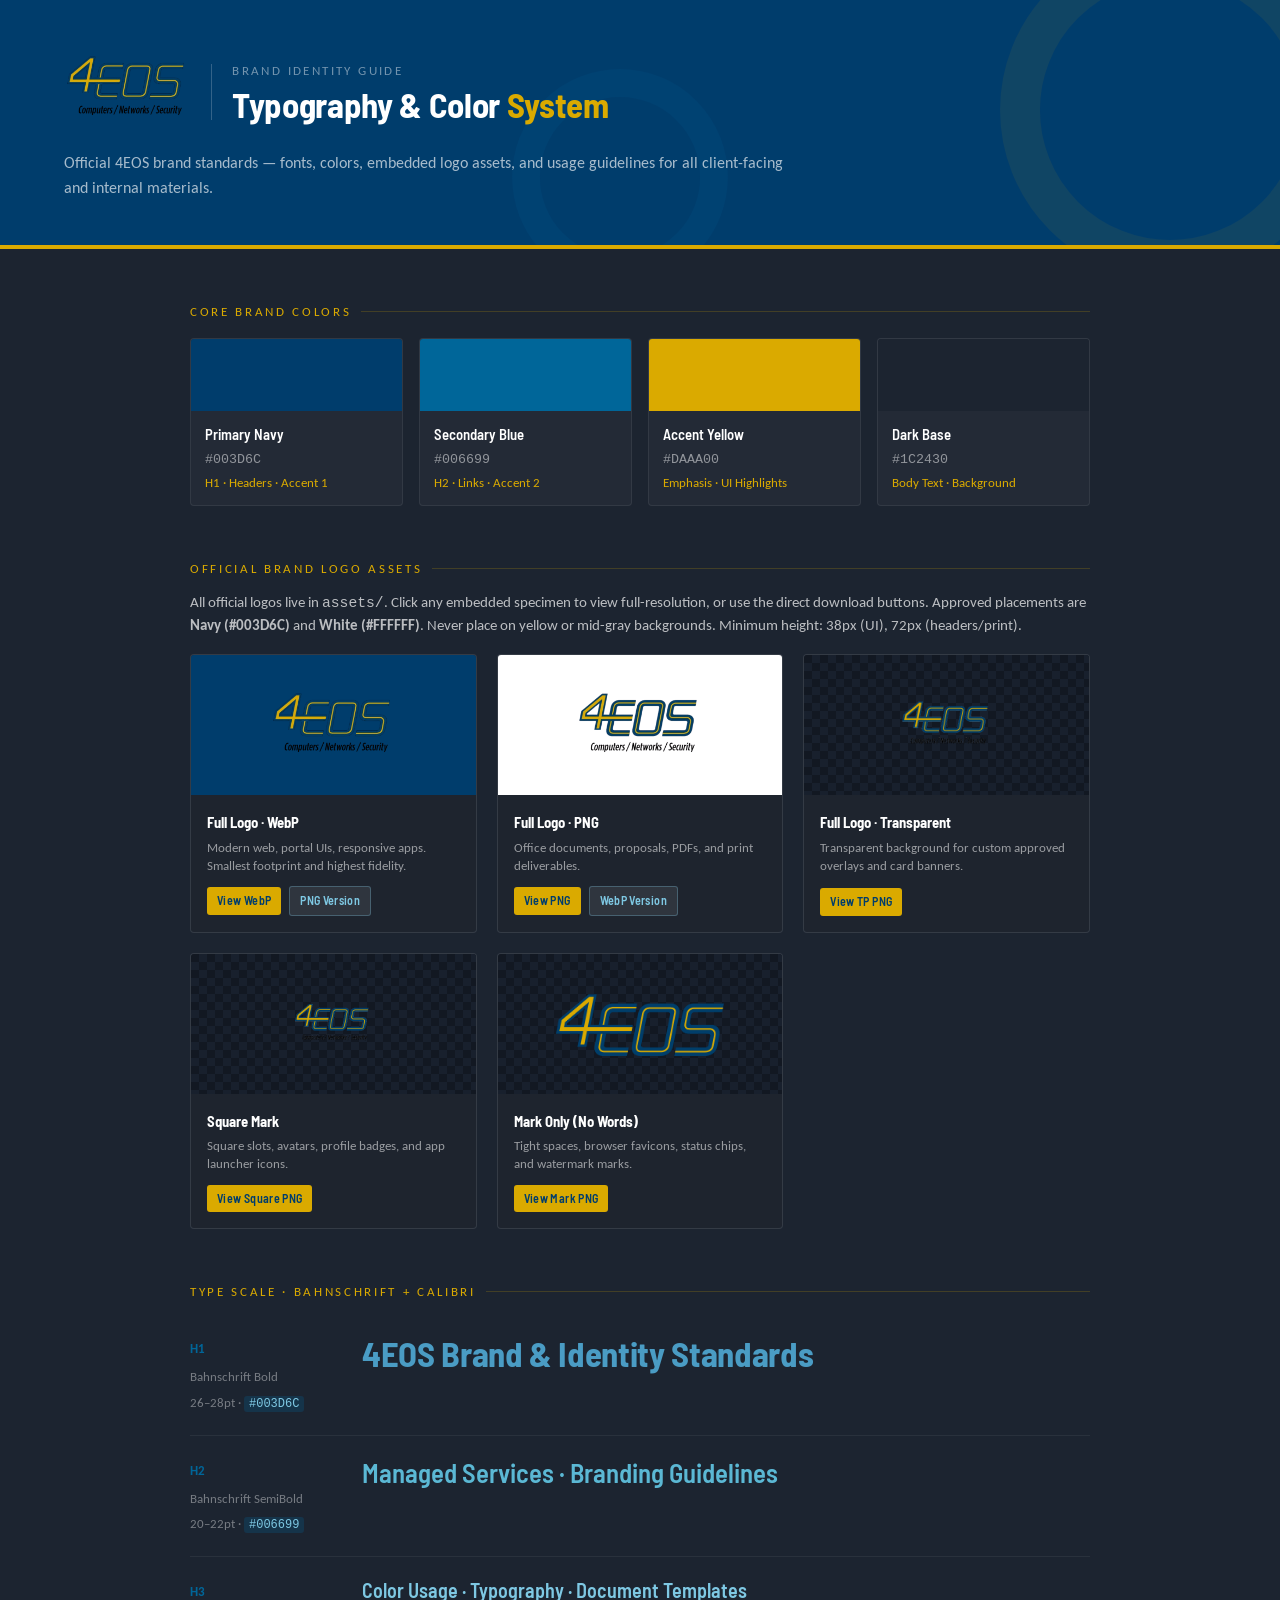
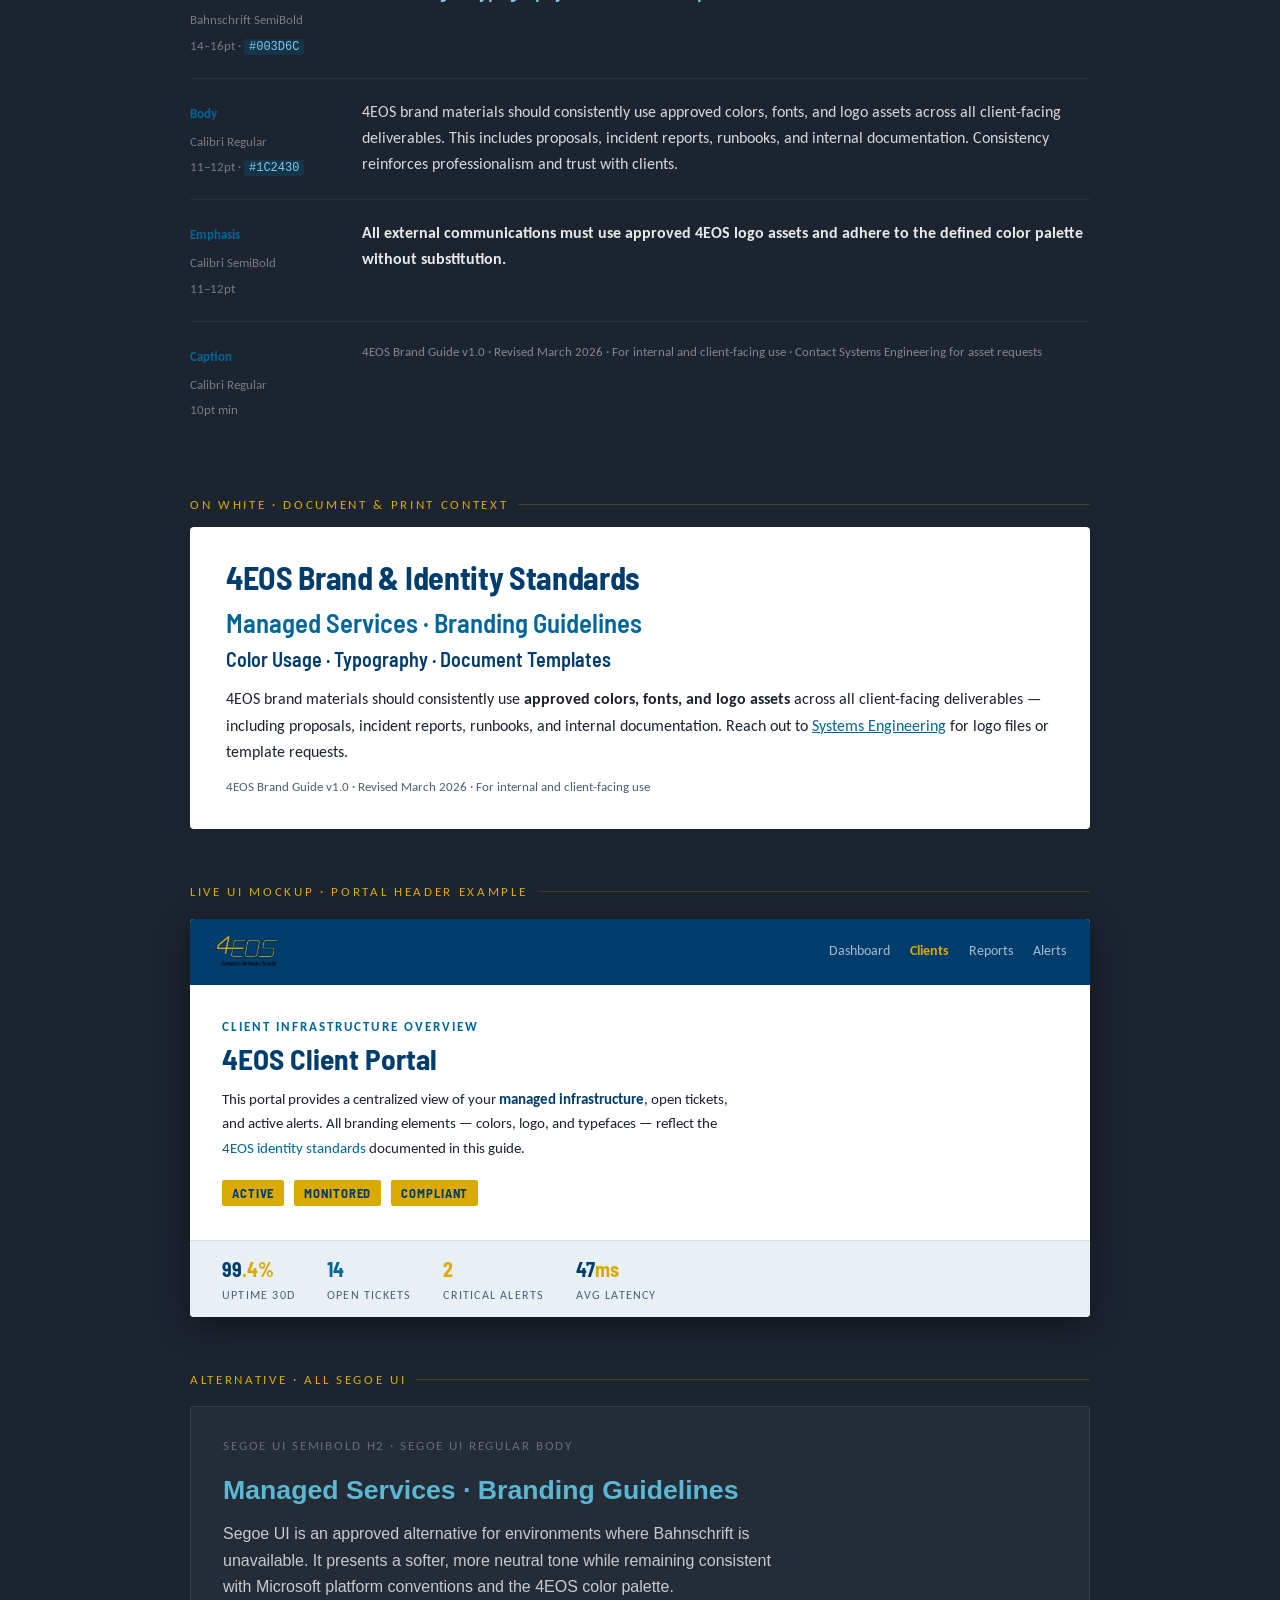
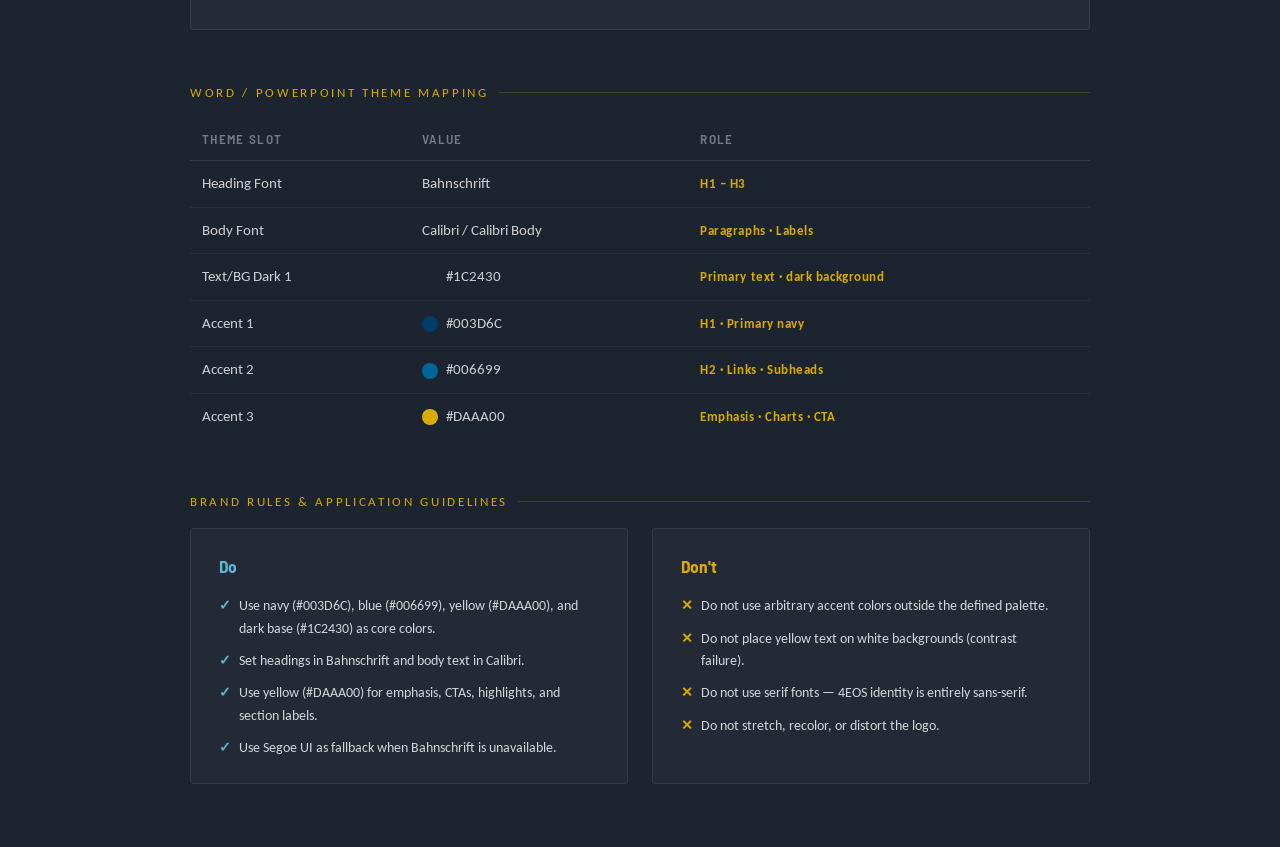
<file: index.html>
<!DOCTYPE html>
<html lang="en">
<head>
<meta charset="UTF-8">
<meta name="viewport" content="width=device-width, initial-scale=1.0">
<title>4EOS Brand Guide</title>
<link rel="preconnect" href="https://fonts.googleapis.com">
<link rel="preconnect" href="https://fonts.gstatic.com" crossorigin>
<link href="https://fonts.googleapis.com/css2?family=Barlow+Semi+Condensed:wght@600;700&family=Carlito:ital,wght@0,400;0,700;1,400&display=swap" rel="stylesheet">
<style>
  :root {
    --navy:   #003D6C;
    --blue:   #006699;
    --yellow: #DAAA00;
    --dark:   #1C2430;
    --mid:    #4A6078;
    --light:  #E8EFF5;
    --white:  #FFFFFF;
    --font-heading: 'Bahnschrift', 'Barlow Semi Condensed', 'Arial Narrow', sans-serif;
    --font-body:    'Calibri', 'Calibri Body', 'Carlito', 'Segoe UI', sans-serif;
  }

  * { box-sizing: border-box; margin: 0; padding: 0; }

  body {
    background: var(--dark);
    color: var(--white);
    font-family: var(--font-body);
    font-size: 12pt;
    line-height: 1.6;
    -webkit-font-smoothing: antialiased;
  }

  /* ── HEADER ── */
  .site-header {
    background: var(--navy);
    padding: 52px 64px 44px;
    border-bottom: 4px solid var(--yellow);
    position: relative;
    overflow: hidden;
  }
  .site-header::before {
    content: '';
    position: absolute;
    top: -60px; right: -60px;
    width: 260px; height: 260px;
    border: 40px solid rgba(218,170,0,0.07);
    border-radius: 50%;
    pointer-events: none;
  }
  .site-header::after {
    content: '';
    position: absolute;
    bottom: -40px; left: 40%;
    width: 160px; height: 160px;
    border: 28px solid rgba(0,102,153,0.12);
    border-radius: 50%;
    pointer-events: none;
  }
  .logo-row {
    display: flex;
    align-items: center;
    gap: 20px;
    margin-bottom: 18px;
    position: relative;
    z-index: 1;
  }
  .logo-link {
    display: inline-block;
    transition: opacity 0.2s ease, transform 0.2s ease;
  }
  .logo-link:hover {
    opacity: 0.9;
    transform: translateY(-1px);
  }
  .logo-badge {
    display: inline-block;
    height: 72px;
    width: auto;
  }
  .header-divider {
    width: 1px;
    height: 56px;
    background: rgba(255,255,255,0.2);
  }
  .header-label {
    font-family: var(--font-body);
    font-size: 10pt;
    color: rgba(255,255,255,0.45);
    letter-spacing: 0.18em;
    text-transform: uppercase;
    margin-bottom: 4px;
    display: block;
  }
  .header-title {
    font-family: var(--font-heading);
    font-weight: 700;
    font-size: 26pt;
    color: var(--white);
    letter-spacing: -0.01em;
    line-height: 1.1;
  }
  .header-title span { color: var(--yellow); }
  .header-sub {
    font-family: var(--font-body);
    font-size: 12pt;
    color: rgba(255,255,255,0.65);
    margin-top: 10px;
    max-width: 720px;
    position: relative;
    z-index: 1;
  }

  /* ── LAYOUT ── */
  .container {
    max-width: 980px;
    margin: 0 auto;
    padding: 0 40px 64px;
  }

  /* ── SECTION TITLES ── */
  .section { margin-top: 52px; }
  .section-label {
    font-family: var(--font-body);
    font-size: 10pt;
    letter-spacing: 0.2em;
    text-transform: uppercase;
    color: var(--yellow);
    margin-bottom: 12px;
    display: flex;
    align-items: center;
    gap: 10px;
  }
  .section-label::after {
    content: '';
    flex: 1;
    height: 1px;
    background: rgba(218,170,0,0.2);
  }

  /* ── COLOR SWATCHES ── */
  .swatch-row {
    display: grid;
    grid-template-columns: repeat(auto-fit, minmax(200px, 1fr));
    gap: 16px;
    margin-top: 16px;
  }
  .swatch {
    border-radius: 4px;
    overflow: hidden;
    background: rgba(255,255,255,0.03);
    border: 1px solid rgba(255,255,255,0.07);
  }
  .swatch-color { height: 72px; }
  .swatch-info {
    padding: 12px 14px;
  }
  .swatch-name {
    font-family: var(--font-heading);
    font-size: 11pt;
    font-weight: 600;
    color: var(--white);
    display: block;
  }
  .swatch-hex {
    font-family: monospace;
    font-size: 10pt;
    color: rgba(255,255,255,0.5);
    margin-top: 2px;
    display: block;
  }
  .swatch-role {
    font-family: var(--font-body);
    font-size: 9.5pt;
    color: var(--yellow);
    margin-top: 3px;
    display: block;
  }

  /* ── EMBEDDED LINKABLE LOGO ASSETS ── */
  .logo-intro {
    font-size: 11pt;
    color: rgba(255,255,255,0.7);
    margin-bottom: 18px;
    line-height: 1.5;
  }
  .logo-grid {
    display: grid;
    grid-template-columns: repeat(auto-fit, minmax(280px, 1fr));
    gap: 20px;
    margin-top: 16px;
  }
  .logo-card {
    background: rgba(255,255,255,0.03);
    border: 1px solid rgba(255,255,255,0.08);
    border-radius: 4px;
    overflow: hidden;
    display: flex;
    flex-direction: column;
  }
  .logo-preview {
    height: 140px;
    display: flex;
    align-items: center;
    justify-content: center;
    padding: 20px;
    position: relative;
  }
  .logo-preview.navy-bg {
    background: var(--navy);
  }
  .logo-preview.white-bg {
    background: var(--white);
  }
  .logo-preview.checker-bg {
    background-color: #121822;
    background-image:
      linear-gradient(45deg, #18202d 25%, transparent 25%),
      linear-gradient(-45deg, #18202d 25%, transparent 25%),
      linear-gradient(45deg, transparent 75%, #18202d 75%),
      linear-gradient(-45deg, transparent 75%, #18202d 75%);
    background-size: 16px 16px;
    background-position: 0 0, 0 8px, 8px -8px, -8px 0px;
  }
  .logo-preview a {
    display: inline-flex;
    align-items: center;
    justify-content: center;
    max-width: 100%;
    max-height: 100%;
    transition: transform 0.2s ease;
  }
  .logo-preview a:hover {
    transform: scale(1.03);
  }
  .logo-preview img {
    max-height: 72px;
    max-width: 100%;
    object-fit: contain;
    display: block;
  }
  .logo-card-body {
    padding: 16px;
    flex: 1;
    display: flex;
    flex-direction: column;
    justify-content: space-between;
    background: rgba(0,0,0,0.15);
  }
  .logo-card-title {
    font-family: var(--font-heading);
    font-weight: 700;
    font-size: 11pt;
    color: var(--white);
    margin-bottom: 4px;
  }
  .logo-card-desc {
    font-size: 9.5pt;
    color: rgba(255,255,255,0.55);
    line-height: 1.4;
    margin-bottom: 12px;
  }
  .logo-actions {
    display: flex;
    gap: 8px;
    flex-wrap: wrap;
    align-items: center;
  }
  .btn-asset {
    display: inline-flex;
    align-items: center;
    gap: 5px;
    padding: 4px 10px;
    border-radius: 3px;
    font-size: 9pt;
    font-family: var(--font-heading);
    font-weight: 600;
    text-decoration: none;
    letter-spacing: 0.03em;
    transition: all 0.2s ease;
  }
  .btn-primary-asset {
    background: var(--yellow);
    color: var(--navy);
  }
  .btn-primary-asset:hover {
    background: #e6b800;
  }
  .btn-secondary-asset {
    background: rgba(255,255,255,0.08);
    color: #7EC8E3;
    border: 1px solid rgba(126,200,227,0.3);
  }
  .btn-secondary-asset:hover {
    background: rgba(126,200,227,0.15);
    color: #ffffff;
  }

  /* ── TYPE SPECIMENS ── */
  .specimen-row {
    display: grid;
    grid-template-columns: 140px 1fr;
    gap: 0 32px;
    align-items: start;
    padding: 20px 0;
    border-bottom: 1px solid rgba(255,255,255,0.06);
  }
  .specimen-row:last-child { border-bottom: none; }
  .spec-meta { padding-top: 4px; }
  .spec-tag {
    font-family: var(--font-body);
    font-size: 10pt;
    color: var(--blue);
    font-weight: 600;
    display: block;
    margin-bottom: 4px;
  }
  .spec-detail {
    font-family: var(--font-body);
    font-size: 10pt;
    color: rgba(255,255,255,0.4);
    line-height: 1.5;
  }
  .spec-detail code {
    background: rgba(0,102,153,0.25);
    padding: 1px 5px;
    border-radius: 3px;
    font-size: 9pt;
    color: #7EC8E3;
  }

  .t-h1 {
    font-family: var(--font-heading);
    font-weight: 700;
    font-size: 26pt;
    color: #4A9CC4;
    line-height: 1.15;
    letter-spacing: -0.01em;
  }
  .t-h2 {
    font-family: var(--font-heading);
    font-weight: 600;
    font-size: 20pt;
    color: #5BB8D4;
    line-height: 1.2;
  }
  .t-h3 {
    font-family: var(--font-heading);
    font-weight: 600;
    font-size: 15pt;
    color: #7EC8E3;
    line-height: 1.3;
  }
  .t-body {
    font-family: var(--font-body);
    font-size: 12pt;
    color: rgba(255,255,255,0.82);
    line-height: 1.65;
  }
  .t-emphasis {
    font-family: var(--font-body);
    font-size: 12pt;
    font-weight: 600;
    color: rgba(255,255,255,0.9);
    line-height: 1.65;
  }
  .t-caption {
    font-family: var(--font-body);
    font-size: 10pt;
    color: rgba(255,255,255,0.45);
    line-height: 1.5;
  }

  /* On-white */
  .white-panel {
    background: var(--white);
    border-radius: 4px;
    padding: 32px 36px;
  }
  .white-panel .t-h1 { color: var(--navy); }
  .white-panel .t-h2 { color: var(--blue); }
  .white-panel .t-h3 { color: var(--navy); }
  .white-panel .t-body { color: var(--dark); }
  .white-panel .t-emphasis { color: var(--dark); }
  .white-panel .t-caption { color: var(--mid); }

  /* ── MOCKUP ── */
  .mockup-card {
    background: var(--white);
    border-radius: 4px;
    overflow: hidden;
    margin-top: 16px;
    box-shadow: 0 8px 32px rgba(0,0,0,0.4);
  }
  .card-header-bar {
    background: var(--navy);
    padding: 14px 24px;
    display: flex;
    align-items: center;
    justify-content: space-between;
  }
  .card-nav { display: flex; gap: 20px; }
  .card-nav a {
    font-family: var(--font-body);
    font-size: 10.5pt;
    color: rgba(255,255,255,0.65);
    text-decoration: none;
  }
  .card-nav a.active { color: var(--yellow); font-weight: 600; }
  .card-body { padding: 32px 32px 28px; }
  .card-eyebrow {
    font-family: var(--font-body);
    font-size: 9.5pt;
    letter-spacing: 0.16em;
    text-transform: uppercase;
    color: var(--blue);
    font-weight: 600;
    margin-bottom: 6px;
  }
  .card-h1 {
    font-family: var(--font-heading);
    font-weight: 700;
    font-size: 22pt;
    color: var(--navy);
    line-height: 1.1;
    margin-bottom: 12px;
  }
  .card-body-text {
    font-family: var(--font-body);
    font-size: 11pt;
    color: var(--dark);
    line-height: 1.65;
    max-width: 520px;
    margin-bottom: 20px;
  }
  .card-body-text strong { color: var(--navy); font-weight: 600; }
  .card-body-text a { color: var(--blue); text-decoration: none; }
  .highlight-pill {
    display: inline-block;
    background: var(--yellow);
    color: var(--navy);
    font-family: var(--font-heading);
    font-weight: 700;
    font-size: 9.5pt;
    letter-spacing: 0.07em;
    padding: 3px 10px;
    margin-right: 6px;
    margin-bottom: 6px;
    border-radius: 2px;
  }
  .card-footer-bar {
    background: var(--light);
    border-top: 1px solid #D0DCE6;
    padding: 12px 32px;
    display: flex;
    gap: 32px;
    flex-wrap: wrap;
  }
  .stat-val {
    font-family: var(--font-heading);
    font-weight: 700;
    font-size: 15pt;
    color: var(--navy);
  }
  .stat-val span { color: var(--yellow); }
  .stat-lbl {
    font-family: var(--font-body);
    font-size: 9pt;
    color: var(--mid);
    text-transform: uppercase;
    letter-spacing: 0.1em;
    display: block;
    margin-top: 1px;
  }

  /* ── SEGOE ALT ── */
  .segoe-demo {
    background: rgba(255,255,255,0.04);
    border: 1px solid rgba(255,255,255,0.08);
    border-radius: 4px;
    padding: 28px 32px;
    margin-top: 16px;
  }
  .segoe-h {
    font-family: 'Segoe UI Variable', 'Segoe UI', sans-serif;
    font-weight: 600;
    font-size: 20pt;
    color: #5BB8D4;
    margin-bottom: 10px;
  }
  .segoe-body {
    font-family: 'Segoe UI Variable', 'Segoe UI', sans-serif;
    font-weight: 400;
    font-size: 12pt;
    color: rgba(255,255,255,0.75);
    line-height: 1.65;
    max-width: 560px;
  }
  .compare-label {
    font-family: var(--font-body);
    font-size: 10pt;
    letter-spacing: 0.14em;
    text-transform: uppercase;
    color: rgba(255,255,255,0.3);
    margin-bottom: 12px;
  }

  /* ── THEME TABLE ── */
  .theme-table {
    width: 100%;
    border-collapse: collapse;
    margin-top: 16px;
    font-family: var(--font-body);
    font-size: 11pt;
  }
  .theme-table th {
    font-family: var(--font-heading);
    font-size: 10pt;
    font-weight: 600;
    letter-spacing: 0.1em;
    text-transform: uppercase;
    color: rgba(255,255,255,0.4);
    border-bottom: 1px solid rgba(255,255,255,0.1);
    padding: 10px 12px;
    text-align: left;
  }
  .theme-table td {
    padding: 11px 12px;
    border-bottom: 1px solid rgba(255,255,255,0.05);
    color: rgba(255,255,255,0.78);
    vertical-align: middle;
  }
  .theme-table tr:last-child td { border-bottom: none; }
  .theme-table .dot {
    display: inline-block;
    width: 16px; height: 16px;
    border-radius: 50%;
    vertical-align: middle;
    margin-right: 8px;
  }
  .theme-table .role-cell {
    color: var(--yellow);
    font-weight: 600;
    font-size: 10pt;
    letter-spacing: 0.04em;
  }

  /* ── RULES / DO & DON'T ── */
  .rules-grid {
    display: grid;
    grid-template-columns: repeat(auto-fit, minmax(280px, 1fr));
    gap: 24px;
    margin-top: 16px;
  }
  .rules-card {
    background: rgba(255,255,255,0.03);
    border: 1px solid rgba(255,255,255,0.08);
    border-radius: 4px;
    padding: 24px 28px;
  }
  .rules-title {
    font-family: var(--font-heading);
    font-weight: 700;
    font-size: 13pt;
    margin-bottom: 14px;
  }
  .rules-title.do { color: #5BB8D4; }
  .rules-title.dont { color: var(--yellow); }
  .rules-list {
    list-style: none;
    display: flex;
    flex-direction: column;
    gap: 10px;
    font-size: 10.5pt;
    color: rgba(255,255,255,0.8);
  }
  .rules-list li {
    position: relative;
    padding-left: 20px;
  }
  .rules-list.do-list li::before {
    content: "✓";
    position: absolute;
    left: 0;
    color: #5BB8D4;
    font-weight: bold;
  }
  .rules-list.dont-list li::before {
    content: "✕";
    position: absolute;
    left: 0;
    color: var(--yellow);
    font-weight: bold;
  }

  @media (max-width: 640px) {
    .site-header { padding: 36px 24px 30px; }
    .container { padding: 0 20px 48px; }
    .logo-row { flex-direction: column; align-items: flex-start; gap: 14px; }
    .header-divider { display: none; }
    .header-title { font-size: 20pt; }
    .specimen-row { grid-template-columns: 1fr; gap: 8px 0; }
  }
</style>
</head>
<body>

<header class="site-header">
  <div class="logo-row">
    <a href="assets/4eos_original_logo.png" target="_blank" class="logo-link" title="Click to view full-resolution 4EOS Logo">
      <img class="logo-badge" src="assets/4eos_original_logo.webp" alt="4EOS">
    </a>
    <div class="header-divider"></div>
    <div>
      <span class="header-label">Brand Identity Guide</span>
      <div class="header-title">Typography &amp; Color<span> System</span></div>
    </div>
  </div>
  <div class="header-sub">Official 4EOS brand standards — fonts, colors, embedded logo assets, and usage guidelines for all client-facing and internal materials.</div>
</header>

<div class="container">

  <!-- COLOR PALETTE -->
  <div class="section">
    <div class="section-label">Core Brand Colors</div>
    <div class="swatch-row">
      <div class="swatch">
        <div class="swatch-color" style="background:#003D6C;"></div>
        <div class="swatch-info">
          <span class="swatch-name">Primary Navy</span>
          <span class="swatch-hex">#003D6C</span>
          <span class="swatch-role">H1 · Headers · Accent 1</span>
        </div>
      </div>
      <div class="swatch">
        <div class="swatch-color" style="background:#006699;"></div>
        <div class="swatch-info">
          <span class="swatch-name">Secondary Blue</span>
          <span class="swatch-hex">#006699</span>
          <span class="swatch-role">H2 · Links · Accent 2</span>
        </div>
      </div>
      <div class="swatch">
        <div class="swatch-color" style="background:#DAAA00;"></div>
        <div class="swatch-info">
          <span class="swatch-name">Accent Yellow</span>
          <span class="swatch-hex">#DAAA00</span>
          <span class="swatch-role">Emphasis · UI Highlights</span>
        </div>
      </div>
      <div class="swatch">
        <div class="swatch-color" style="background:#1C2430;"></div>
        <div class="swatch-info">
          <span class="swatch-name">Dark Base</span>
          <span class="swatch-hex">#1C2430</span>
          <span class="swatch-role">Body Text · Background</span>
        </div>
      </div>
    </div>
  </div>

  <!-- EMBEDDED LINKABLE LOGO ASSETS -->
  <div class="section">
    <div class="section-label">Official Brand Logo Assets</div>
    <p class="logo-intro">
      All official logos live in <code>assets/</code>. Click any embedded specimen to view full-resolution, or use the direct download buttons. Approved placements are <strong>Navy (#003D6C)</strong> and <strong>White (#FFFFFF)</strong>. Never place on yellow or mid-gray backgrounds. Minimum height: 38px (UI), 72px (headers/print).
    </p>

    <div class="logo-grid">
      <!-- Full Logo (Navy BG) -->
      <div class="logo-card">
        <div class="logo-preview navy-bg">
          <a href="assets/4eos_original_logo.webp" target="_blank" title="Open 4EOS Logo (WebP)">
            <img src="assets/4eos_original_logo.webp" alt="4EOS Logo on Navy">
          </a>
        </div>
        <div class="logo-card-body">
          <div>
            <div class="logo-card-title">Full Logo · WebP</div>
            <div class="logo-card-desc">Modern web, portal UIs, responsive apps. Smallest footprint and highest fidelity.</div>
          </div>
          <div class="logo-actions">
            <a href="assets/4eos_original_logo.webp" target="_blank" class="btn-asset btn-primary-asset">View WebP</a>
            <a href="assets/4eos_original_logo.png" target="_blank" class="btn-asset btn-secondary-asset">PNG Version</a>
          </div>
        </div>
      </div>

      <!-- Full Logo (White BG) -->
      <div class="logo-card">
        <div class="logo-preview white-bg">
          <a href="assets/4eos_original_logo.png" target="_blank" title="Open 4EOS Logo (PNG)">
            <img src="assets/4eos_original_logo.png" alt="4EOS Logo on White">
          </a>
        </div>
        <div class="logo-card-body">
          <div>
            <div class="logo-card-title">Full Logo · PNG</div>
            <div class="logo-card-desc">Office documents, proposals, PDFs, and print deliverables.</div>
          </div>
          <div class="logo-actions">
            <a href="assets/4eos_original_logo.png" target="_blank" class="btn-asset btn-primary-asset">View PNG</a>
            <a href="assets/4eos_original_logo.webp" target="_blank" class="btn-asset btn-secondary-asset">WebP Version</a>
          </div>
        </div>
      </div>

      <!-- Transparent Logo -->
      <div class="logo-card">
        <div class="logo-preview checker-bg">
          <a href="assets/4eos_logo_tp.png" target="_blank" title="Open Transparent PNG">
            <img src="assets/4eos_logo_tp.png" alt="4EOS Transparent Logo">
          </a>
        </div>
        <div class="logo-card-body">
          <div>
            <div class="logo-card-title">Full Logo · Transparent</div>
            <div class="logo-card-desc">Transparent background for custom approved overlays and card banners.</div>
          </div>
          <div class="logo-actions">
            <a href="assets/4eos_logo_tp.png" target="_blank" class="btn-asset btn-primary-asset">View TP PNG</a>
          </div>
        </div>
      </div>

      <!-- Square Mark -->
      <div class="logo-card">
        <div class="logo-preview checker-bg">
          <a href="assets/4eos_logo_square.png" target="_blank" title="Open Square Mark">
            <img src="assets/4eos_logo_square.png" alt="4EOS Square Mark" style="max-height:80px;">
          </a>
        </div>
        <div class="logo-card-body">
          <div>
            <div class="logo-card-title">Square Mark</div>
            <div class="logo-card-desc">Square slots, avatars, profile badges, and app launcher icons.</div>
          </div>
          <div class="logo-actions">
            <a href="assets/4eos_logo_square.png" target="_blank" class="btn-asset btn-primary-asset">View Square PNG</a>
          </div>
        </div>
      </div>

      <!-- Mark Only -->
      <div class="logo-card">
        <div class="logo-preview checker-bg">
          <a href="assets/4eos_logo_no_words.png" target="_blank" title="Open Mark Only">
            <img src="assets/4eos_logo_no_words.png" alt="4EOS Mark Only" style="max-height:64px;">
          </a>
        </div>
        <div class="logo-card-body">
          <div>
            <div class="logo-card-title">Mark Only (No Words)</div>
            <div class="logo-card-desc">Tight spaces, browser favicons, status chips, and watermark marks.</div>
          </div>
          <div class="logo-actions">
            <a href="assets/4eos_logo_no_words.png" target="_blank" class="btn-asset btn-primary-asset">View Mark PNG</a>
          </div>
        </div>
      </div>
    </div>
  </div>

  <!-- TYPE SCALE -->
  <div class="section">
    <div class="section-label">Type Scale · Bahnschrift + Calibri</div>

    <div class="specimen-row">
      <div class="spec-meta">
        <span class="spec-tag">H1</span>
        <span class="spec-detail">Bahnschrift Bold<br>26–28pt · <code>#003D6C</code></span>
      </div>
      <div class="t-h1">4EOS Brand &amp; Identity Standards</div>
    </div>

    <div class="specimen-row">
      <div class="spec-meta">
        <span class="spec-tag">H2</span>
        <span class="spec-detail">Bahnschrift SemiBold<br>20–22pt · <code>#006699</code></span>
      </div>
      <div class="t-h2">Managed Services · Branding Guidelines</div>
    </div>

    <div class="specimen-row">
      <div class="spec-meta">
        <span class="spec-tag">H3</span>
        <span class="spec-detail">Bahnschrift SemiBold<br>14–16pt · <code>#003D6C</code></span>
      </div>
      <div class="t-h3">Color Usage · Typography · Document Templates</div>
    </div>

    <div class="specimen-row">
      <div class="spec-meta">
        <span class="spec-tag">Body</span>
        <span class="spec-detail">Calibri Regular<br>11–12pt · <code>#1C2430</code></span>
      </div>
      <div class="t-body">4EOS brand materials should consistently use approved colors, fonts, and logo assets across all client-facing deliverables. This includes proposals, incident reports, runbooks, and internal documentation. Consistency reinforces professionalism and trust with clients.</div>
    </div>

    <div class="specimen-row">
      <div class="spec-meta">
        <span class="spec-tag">Emphasis</span>
        <span class="spec-detail">Calibri SemiBold<br>11–12pt</span>
      </div>
      <div class="t-emphasis">All external communications must use approved 4EOS logo assets and adhere to the defined color palette without substitution.</div>
    </div>

    <div class="specimen-row">
      <div class="spec-meta">
        <span class="spec-tag">Caption</span>
        <span class="spec-detail">Calibri Regular<br>10pt min</span>
      </div>
      <div class="t-caption">4EOS Brand Guide v1.0 · Revised March 2026 · For internal and client-facing use · Contact Systems Engineering for asset requests</div>
    </div>
  </div>

  <!-- ON-WHITE -->
  <div class="section">
    <div class="section-label">On White · Document &amp; Print Context</div>
    <div class="white-panel">
      <div class="t-h1" style="color:#003D6C; font-size:24pt;">4EOS Brand &amp; Identity Standards</div>
      <div class="t-h2" style="margin-top:10px;">Managed Services · Branding Guidelines</div>
      <div class="t-h3" style="margin-top:8px;">Color Usage · Typography · Document Templates</div>
      <div class="t-body" style="color:#1C2430; margin-top:14px;">4EOS brand materials should consistently use <span style="font-weight:600;">approved colors, fonts, and logo assets</span> across all client-facing deliverables — including proposals, incident reports, runbooks, and internal documentation. Reach out to <a href="#" style="color:#006699;">Systems Engineering</a> for logo files or template requests.</div>
      <div class="t-caption" style="color:#4A6078; margin-top:12px;">4EOS Brand Guide v1.0 · Revised March 2026 · For internal and client-facing use</div>
    </div>
  </div>

  <!-- LIVE MOCKUP -->
  <div class="section">
    <div class="section-label">Live UI Mockup · Portal Header Example</div>
    <div class="mockup-card">
      <div class="card-header-bar">
        <a href="assets/4eos_original_logo.webp" target="_blank" title="View Logo Asset">
          <img src="assets/4eos_original_logo.webp" alt="4EOS" style="height:38px; width:auto; display:block;">
        </a>
        <nav class="card-nav">
          <a href="#">Dashboard</a>
          <a href="#" class="active">Clients</a>
          <a href="#">Reports</a>
          <a href="#">Alerts</a>
        </nav>
      </div>
      <div class="card-body">
        <div class="card-eyebrow">Client Infrastructure Overview</div>
        <div class="card-h1">4EOS Client Portal</div>
        <div class="card-body-text">
          This portal provides a centralized view of your <strong>managed infrastructure</strong>, open tickets, and active alerts. All branding elements — colors, logo, and typefaces — reflect the <a href="#">4EOS identity standards</a> documented in this guide.
        </div>
        <span class="highlight-pill">ACTIVE</span>
        <span class="highlight-pill">MONITORED</span>
        <span class="highlight-pill">COMPLIANT</span>
      </div>
      <div class="card-footer-bar">
        <div class="stat-item">
          <div class="stat-val">99<span>.4%</span></div>
          <div class="stat-lbl">Uptime 30d</div>
        </div>
        <div class="stat-item">
          <div class="stat-val" style="color:#006699;">14</div>
          <div class="stat-lbl">Open Tickets</div>
        </div>
        <div class="stat-item">
          <div class="stat-val" style="color:#DAAA00;">2</div>
          <div class="stat-lbl">Critical Alerts</div>
        </div>
        <div class="stat-item">
          <div class="stat-val">47<span>ms</span></div>
          <div class="stat-lbl">Avg Latency</div>
        </div>
      </div>
    </div>
  </div>

  <!-- SEGOE ALT -->
  <div class="section">
    <div class="section-label">Alternative · All Segoe UI</div>
    <div class="segoe-demo">
      <div class="compare-label">Segoe UI SemiBold H2 · Segoe UI Regular Body</div>
      <div class="segoe-h">Managed Services · Branding Guidelines</div>
      <div class="segoe-body">Segoe UI is an approved alternative for environments where Bahnschrift is unavailable. It presents a softer, more neutral tone while remaining consistent with Microsoft platform conventions and the 4EOS color palette.</div>
    </div>
  </div>

  <!-- THEME TABLE -->
  <div class="section">
    <div class="section-label">Word / PowerPoint Theme Mapping</div>
    <table class="theme-table">
      <thead>
        <tr>
          <th>Theme Slot</th>
          <th>Value</th>
          <th>Role</th>
        </tr>
      </thead>
      <tbody>
        <tr>
          <td>Heading Font</td>
          <td>Bahnschrift</td>
          <td class="role-cell">H1 – H3</td>
        </tr>
        <tr>
          <td>Body Font</td>
          <td>Calibri / Calibri Body</td>
          <td class="role-cell">Paragraphs · Labels</td>
        </tr>
        <tr>
          <td>Text/BG Dark 1</td>
          <td><span class="dot" style="background:#1C2430;"></span>#1C2430</td>
          <td class="role-cell">Primary text · dark background</td>
        </tr>
        <tr>
          <td>Accent 1</td>
          <td><span class="dot" style="background:#003D6C;"></span>#003D6C</td>
          <td class="role-cell">H1 · Primary navy</td>
        </tr>
        <tr>
          <td>Accent 2</td>
          <td><span class="dot" style="background:#006699;"></span>#006699</td>
          <td class="role-cell">H2 · Links · Subheads</td>
        </tr>
        <tr>
          <td>Accent 3</td>
          <td><span class="dot" style="background:#DAAA00; border:1px solid rgba(255,255,255,0.1);"></span>#DAAA00</td>
          <td class="role-cell">Emphasis · Charts · CTA</td>
        </tr>
      </tbody>
    </table>
  </div>

  <!-- RULES / DO & DON'T -->
  <div class="section">
    <div class="section-label">Brand Rules &amp; Application Guidelines</div>
    <div class="rules-grid">
      <div class="rules-card">
        <div class="rules-title do">Do</div>
        <ul class="rules-list do-list">
          <li>Use navy (#003D6C), blue (#006699), yellow (#DAAA00), and dark base (#1C2430) as core colors.</li>
          <li>Set headings in Bahnschrift and body text in Calibri.</li>
          <li>Use yellow (#DAAA00) for emphasis, CTAs, highlights, and section labels.</li>
          <li>Use Segoe UI as fallback when Bahnschrift is unavailable.</li>
        </ul>
      </div>
      <div class="rules-card">
        <div class="rules-title dont">Don't</div>
        <ul class="rules-list dont-list">
          <li>Do not use arbitrary accent colors outside the defined palette.</li>
          <li>Do not place yellow text on white backgrounds (contrast failure).</li>
          <li>Do not use serif fonts — 4EOS identity is entirely sans-serif.</li>
          <li>Do not stretch, recolor, or distort the logo.</li>
        </ul>
      </div>
    </div>
  </div>

</div>
</body>
</html>
</file>
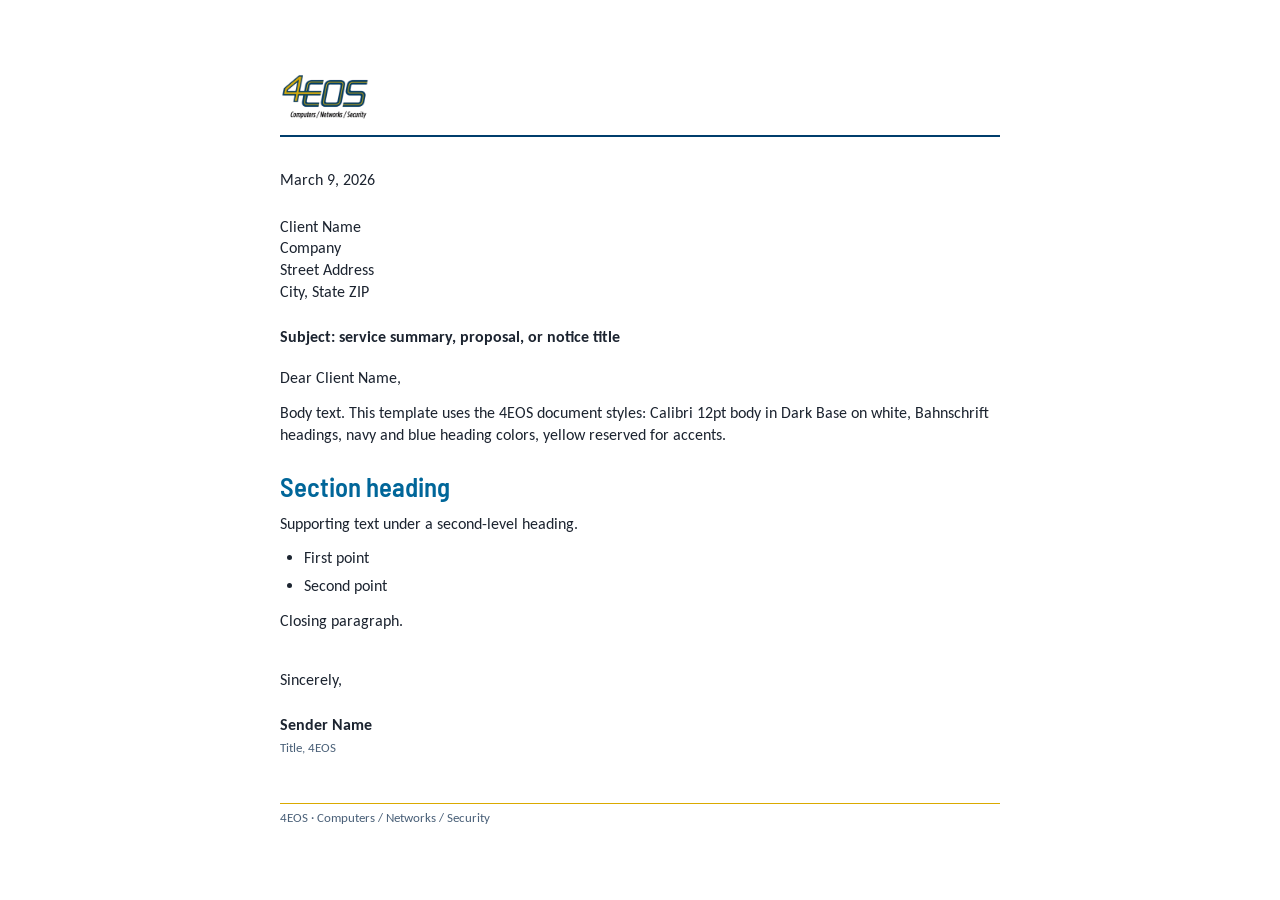
<file: templates/4EOS-Letterhead-Print.html>
<!DOCTYPE html>
<html lang="en">
<head>
<meta charset="UTF-8">
<title>4EOS Letterhead</title>
<link rel="preconnect" href="https://fonts.googleapis.com">
<link rel="preconnect" href="https://fonts.gstatic.com" crossorigin>
<link href="https://fonts.googleapis.com/css2?family=Barlow+Semi+Condensed:wght@600;700&family=Carlito:ital,wght@0,400;0,700;1,400&display=swap" rel="stylesheet">
<style>
/* 4EOS print letterhead. Fill in the letter body, then Print > Save as PDF.
 * US Letter; change @page size to A4 and margins to 25mm if needed.
 * The repeating header/footer use table thead/tfoot, which Chrome, Edge, and
 * Firefox reprint on every page with correct spacing. Fixed-position elements
 * are unreliable for this in print.
 * Page numbers are not possible in Chrome print CSS; add them in Word if required. */
@page {
  size: letter;
  margin: 0.75in 1in;
}
:root {
  --navy: #003D6C;
  --blue: #006699;
  --yellow: #DAAA00;
  --dark: #1C2430;
  --mid: #4A6078;
  --font-display: 'Bahnschrift', 'Barlow Semi Condensed', 'Arial Narrow', sans-serif;
  --font-body: 'Calibri', 'Calibri Body', 'Carlito', 'Segoe UI', sans-serif;
}
* { box-sizing: border-box; margin: 0; padding: 0; }
html, body {
  background: #FFFFFF;
  color: var(--dark);
  font-family: var(--font-body);
  font-size: 12pt;
  line-height: 1.4;
  -webkit-print-color-adjust: exact;
  print-color-adjust: exact;
}

.sheet { width: 100%; border-collapse: collapse; }
.sheet thead td {
  padding: 0 0 8pt;
  border-bottom: 1.5pt solid var(--navy);
}
.sheet thead img { height: 0.55in; display: block; }
.sheet tbody td { padding: 24pt 0; }
.sheet tfoot td {
  padding: 4pt 0 0;
  border-top: 1pt solid var(--yellow);
  font-size: 10pt;
  color: var(--mid);
}

/* Type scale (white-background column of the brand spec) */
h1 { font-family: var(--font-display); font-weight: 700; font-size: 26pt; line-height: 1.15; color: var(--navy); margin: 0 0 10pt; }
h2 { font-family: var(--font-display); font-weight: 600; font-size: 20pt; line-height: 1.2; color: var(--blue); margin: 18pt 0 8pt; }
h3 { font-family: var(--font-display); font-weight: 600; font-size: 15pt; line-height: 1.25; color: var(--navy); margin: 14pt 0 6pt; }
p { margin: 0 0 9pt; }
ul { margin: 0 0 9pt 18pt; }
li { margin-bottom: 4pt; }
.caption { font-size: 10pt; color: var(--mid); }

/* Letter parts */
.date { margin: 0 0 18pt; }
.address { margin: 0 0 18pt; line-height: 1.35; }
.subject { font-weight: 700; margin: 0 0 14pt; }
.salutation { margin: 0 0 9pt; }
.signature { margin-top: 28pt; }
.signature .name { font-weight: 700; }
.signature .role { font-size: 10pt; color: var(--mid); }

@media screen {
  body { max-width: 8.5in; margin: 0.5in auto; padding: 0.25in 0.5in; }
}
</style>
</head>
<body>

<table class="sheet">
  <thead>
    <tr><td><img src="[data-uri]" alt="4EOS - Computers / Networks / Security"></td></tr>
  </thead>
  <tbody>
    <tr><td>
      <p class="date">March 9, 2026</p>

      <p class="address">
        Client Name<br>
        Company<br>
        Street Address<br>
        City, State ZIP
      </p>

      <p class="subject">Subject: service summary, proposal, or notice title</p>

      <p class="salutation">Dear Client Name,</p>

      <p>Body text. This template uses the 4EOS document styles: Calibri 12pt body in Dark Base on white, Bahnschrift headings, navy and blue heading colors, yellow reserved for accents.</p>

      <h2>Section heading</h2>
      <p>Supporting text under a second-level heading.</p>
      <ul>
        <li>First point</li>
        <li>Second point</li>
      </ul>

      <p>Closing paragraph.</p>

      <p class="signature">
        Sincerely,<br><br>
        <span class="name">Sender Name</span><br>
        <span class="role">Title, 4EOS</span>
      </p>
    </td></tr>
  </tbody>
  <tfoot>
    <tr><td>4EOS &middot; Computers / Networks / Security</td></tr>
  </tfoot>
</table>

</body>
</html>
</file>
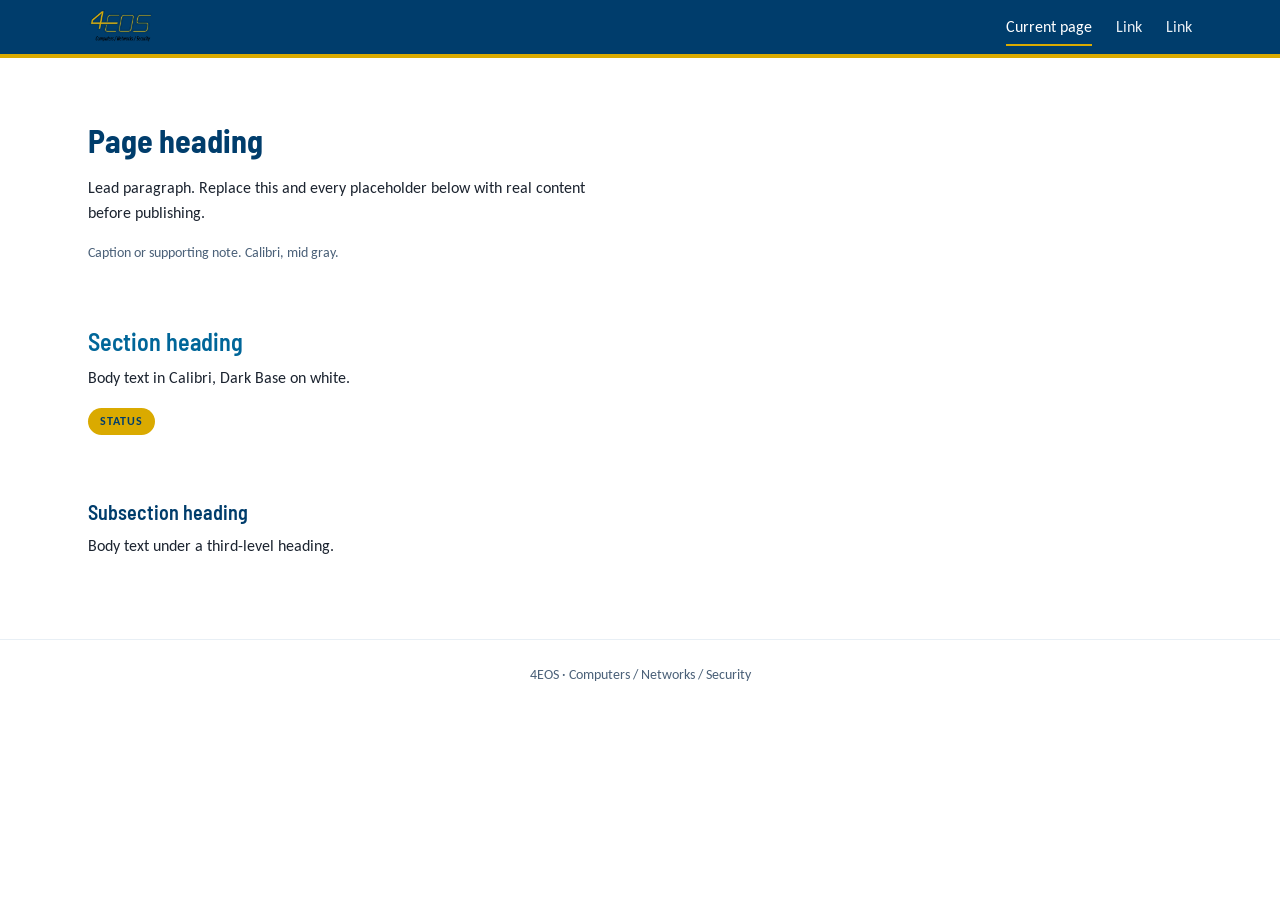
<file: templates/4EOS-Web-Page-Template.html>
<!DOCTYPE html>
<html lang="en">
<head>
<meta charset="UTF-8">
<meta name="viewport" content="width=device-width, initial-scale=1, viewport-fit=cover">
<title>4EOS - Page Title</title>
<!-- 4EOS web page starter. Light/document theme per 4EOS-Brand-Styling-SKILL.md.
     Replace the placeholder copy; keep the tokens and component patterns intact.
     For the dark portal theme, swap in the dark tokens from the brand guide. -->
<link rel="preconnect" href="https://fonts.googleapis.com">
<link rel="preconnect" href="https://fonts.gstatic.com" crossorigin>
<link href="https://fonts.googleapis.com/css2?family=Barlow+Semi+Condensed:wght@600;700&family=Carlito:ital,wght@0,400;0,700;1,400&display=swap" rel="stylesheet">
<style>
:root {
  /* Brand tokens (4EOS-Brand-Styling-SKILL.md; portable copy in tokens.css) */
  --navy: #003D6C;
  --blue: #006699;
  --yellow: #DAAA00;
  --dark: #1C2430;
  --mid: #4A6078;
  --light: #E8EFF5;
  --white: #FFFFFF;
  --h3-tint: #7EC8E3;

  --font-display: 'Bahnschrift', 'Barlow Semi Condensed', 'Arial Narrow', sans-serif;
  --font-body: 'Calibri', 'Calibri Body', 'Carlito', 'Segoe UI', sans-serif;

  --space-sm: 0.5rem;
  --space-md: 1rem;
  --space-lg: 1.5rem;
  --space-xl: 2.5rem;
  --space-2xl: 4rem;
}
* { box-sizing: border-box; margin: 0; padding: 0; }
html { overflow-x: clip; }
body {
  background: var(--white);
  color: var(--dark);
  font-family: var(--font-body);
  font-size: 1rem;
  line-height: 1.6;
}

/* Navigation bar: navy, white links, yellow 4px bottom accent, active link underlined in yellow */
.site-nav {
  background: var(--navy);
  border-bottom: 4px solid var(--yellow);
}
.site-nav-inner {
  max-width: 72rem;
  margin-inline: auto;
  padding: var(--space-sm) var(--space-lg);
  display: flex;
  align-items: center;
  justify-content: space-between;
  gap: var(--space-lg);
  flex-wrap: wrap;
}
.site-nav img { height: 38px; width: auto; display: block; }
.site-nav ul { display: flex; gap: var(--space-lg); flex-wrap: wrap; list-style: none; }
.site-nav a {
  color: var(--light);
  text-decoration: none;
  padding-block: var(--space-sm);
  border-bottom: 2px solid transparent;
}
.site-nav a[aria-current="page"] { color: var(--white); border-bottom-color: var(--yellow); }
@media (hover: hover) {
  .site-nav a:hover { color: var(--white); }
}
.site-nav a:focus-visible { outline: 2px solid var(--yellow); outline-offset: 2px; }

/* Page frame */
main {
  max-width: 72rem;
  margin-inline: auto;
  padding: var(--space-2xl) var(--space-lg);
}
section + section { margin-top: var(--space-2xl); }

/* Type scale (white-background column of the brand spec) */
h1 { font-family: var(--font-display); font-weight: 700; font-size: 2rem; line-height: 1.15; color: var(--navy); margin-bottom: var(--space-md); }
h2 { font-family: var(--font-display); font-weight: 600; font-size: 1.5rem; line-height: 1.2; color: var(--blue); margin-bottom: var(--space-sm); }
h3 { font-family: var(--font-display); font-weight: 600; font-size: 1.25rem; line-height: 1.3; color: var(--navy); margin-bottom: var(--space-sm); }
p { max-width: 65ch; margin-bottom: var(--space-md); }
.caption { font-size: 0.875rem; color: var(--mid); max-width: 65ch; }

/* Pill / badge: yellow, navy text, uppercase, tight tracking */
.pill {
  display: inline-block;
  background: var(--yellow);
  color: var(--navy);
  font-weight: 700;
  font-size: 0.75rem;
  text-transform: uppercase;
  letter-spacing: 0.08em;
  padding: 0.25rem 0.75rem;
  border-radius: 999px;
}

/* Footer */
.site-foot {
  border-top: 1px solid var(--light);
  padding: var(--space-lg);
  text-align: center;
  font-size: 0.875rem;
  color: var(--mid);
}

@media (max-width: 40rem) {
  .site-nav-inner { flex-direction: column; align-items: flex-start; }
  main { padding: var(--space-xl) var(--space-md); }
  .site-nav-inner, .site-foot { padding-inline: var(--space-md); }
}
</style>
</head>
<body>

<header class="site-nav">
  <div class="site-nav-inner">
    <!-- Repo relative path: ../assets/4eos_original_logo.webp. For external/standalone pages, use https://raw.githubusercontent.com/4EOS/branding/main/assets/4eos_original_logo.webp -->
    <img src="../assets/4eos_original_logo.webp" alt="4EOS - Computers / Networks / Security">
    <nav aria-label="Primary">
      <ul>
        <li><a href="#" aria-current="page">Current page</a></li>
        <li><a href="#">Link</a></li>
        <li><a href="#">Link</a></li>
      </ul>
    </nav>
  </div>
</header>

<main>
  <section>
    <h1>Page heading</h1>
    <p>Lead paragraph. Replace this and every placeholder below with real content before publishing.</p>
    <p class="caption">Caption or supporting note. Calibri, mid gray.</p>
  </section>

  <section>
    <h2>Section heading</h2>
    <p>Body text in Calibri, Dark Base on white.</p>
    <p><span class="pill">Status</span></p>
  </section>

  <section>
    <h3>Subsection heading</h3>
    <p>Body text under a third-level heading.</p>
  </section>
</main>

<footer class="site-foot">
  4EOS &middot; Computers / Networks / Security
</footer>

</body>
</html>
</file>
